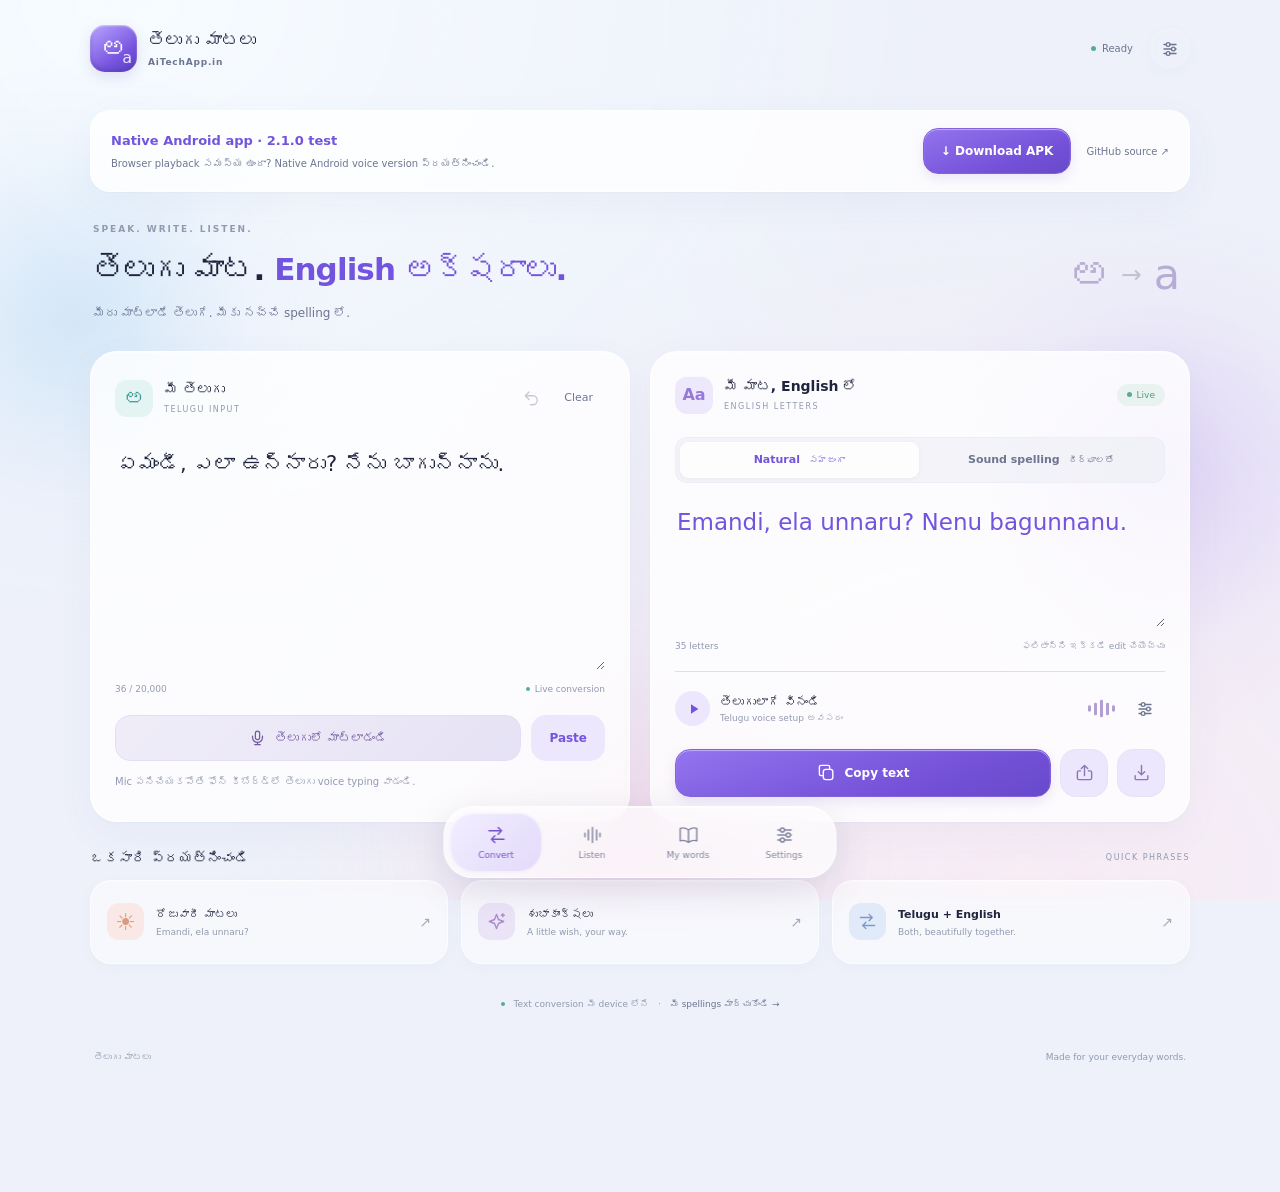
<file: web/index.html>
<!doctype html><html lang="te"><head>
<meta charset="utf-8"><meta name="viewport" content="width=device-width,initial-scale=1,viewport-fit=cover"><meta name="theme-color" content="#eef1fa"><meta name="description" content="తెలుగు మాటలు English అక్షరాల్లో. Speak, convert, copy and listen with Telugu voice playback."><meta name="apple-mobile-web-app-capable" content="yes"><meta name="apple-mobile-web-app-status-bar-style" content="default"><title>తెలుగు మాటలు · Speak. Write. Listen.</title><link rel="icon" href="icon.svg" type="image/svg+xml"><link rel="apple-touch-icon" href="icon-192.png"><link rel="manifest" href="manifest.webmanifest"><link rel="stylesheet" href="style.css?v=2.0.1"><script defer src="engine.js"></script><script defer src="reading.js"></script><script defer src="speech-session.js?v=2.0.1"></script><script defer src="app.js?v=2.0.1"></script></head>
<body><div class="ambient" aria-hidden="true"><i></i><i></i><i></i></div>
<svg class="svg-defs" xmlns="http://www.w3.org/2000/svg" aria-hidden="true"><defs>
<symbol id="i-mic" viewBox="0 0 24 24"><rect x="9" y="3" width="6" height="12" rx="3"/><path d="M5 10v2a7 7 0 0 0 14 0v-2M12 19v3M8 22h8"/></symbol>
<symbol id="i-copy" viewBox="0 0 24 24"><rect x="8" y="8" width="12" height="13" rx="3"/><path d="M16 8V5a2 2 0 0 0-2-2H5a2 2 0 0 0-2 2v9a2 2 0 0 0 2 2h3"/></symbol>
<symbol id="i-play" viewBox="0 0 24 24"><path d="m9 5 11 7-11 7Z"/></symbol>
<symbol id="i-pause" viewBox="0 0 24 24"><path d="M8 5v14M16 5v14"/></symbol>
<symbol id="i-stop" viewBox="0 0 24 24"><rect x="6" y="6" width="12" height="12" rx="3"/></symbol>
<symbol id="i-share" viewBox="0 0 24 24"><path d="M12 16V3m-4 4 4-4 4 4M7 10H5a2 2 0 0 0-2 2v7a2 2 0 0 0 2 2h14a2 2 0 0 0 2-2v-7a2 2 0 0 0-2-2h-2"/></symbol>
<symbol id="i-download" viewBox="0 0 24 24"><path d="M12 3v12m-4-4 4 4 4-4M4 16v4a1 1 0 0 0 1 1h14a1 1 0 0 0 1-1v-4"/></symbol>
<symbol id="i-wave" viewBox="0 0 24 24"><path d="M3 10v4M7 6v12M12 3v18M17 6v12M21 10v4"/></symbol>
<symbol id="i-sliders" viewBox="0 0 24 24"><path d="M4 6h3m5 0h8M4 12h10m5 0h1M4 18h3m5 0h8"/><circle cx="9.5" cy="6" r="2.5"/><circle cx="16.5" cy="12" r="2.5"/><circle cx="9.5" cy="18" r="2.5"/></symbol>
<symbol id="i-book" viewBox="0 0 24 24"><path d="M12 6v15M12 6C8 3 5 3 2 4v15c3-1 6-1 10 2 4-3 7-3 10-2V4c-3-1-6-1-10 2Z"/></symbol>
<symbol id="i-convert" viewBox="0 0 24 24"><path d="M3 7h15m-4-4 4 4-4 4M21 17H6m4-4-4 4 4 4"/></symbol>
<symbol id="i-sparkle" viewBox="0 0 24 24"><path d="m12 3 2.5 6.5L21 12l-6.5 2.5L12 21l-2.5-6.5L3 12l6.5-2.5ZM20 2v4m-2-2h4"/></symbol>
<symbol id="i-check" viewBox="0 0 24 24"><path d="m5 12 4 4L19 6"/></symbol>
<symbol id="i-undo" viewBox="0 0 24 24"><path d="m8 4-5 5 5 5M3 9h10a6 6 0 0 1 0 12h-3"/></symbol>
<symbol id="i-refresh" viewBox="0 0 24 24"><path d="M20 8a8 8 0 0 0-14-3L3 8m0-5v5h5M4 16a8 8 0 0 0 14 3l3-3m0 5v-5h-5"/></symbol>
</defs></svg>
<header class="topbar"><a href="./" class="brand" aria-label="తెలుగు మాటలు home"><span class="app-icon">అ<span>a</span></span><span>తెలుగు మాటలు<small>AiTechApp.in</small></span></a><div class="header-right"><span class="connection" id="connection"><i></i> Ready</span><button class="icon-button glass" data-view="settings" aria-label="Open settings"><svg><use href="#i-sliders"/></svg></button></div></header>
<main>
<aside class="android-download"><div><strong>Native Android app · 2.1.0 test</strong><p>Browser playback సమస్య ఉందా? Native Android voice version ప్రయత్నించండి.</p></div><a class="button primary" href="downloads/TeluguMatalu-2.1.0-test.apk" download>↓ Download APK</a><a class="native-source" href="https://github.com/createnandu-create/Aiide/tree/telugu-matalu-native" target="_blank" rel="noopener">GitHub source ↗</a></aside>
<section id="view-convert" class="view active" aria-labelledby="convert-title">
<div class="intro"><div><span class="eyebrow">SPEAK. WRITE. LISTEN.</span><h1 id="convert-title">తెలుగు మాట. <span>English అక్షరాలు.</span></h1><p>మీరు మాట్లాడే తెలుగే. మీకు నచ్చే spelling లో.</p></div><span class="intro-glyph" aria-hidden="true">అ<span>→</span>a</span></div>
<div class="workspace">
<section class="card input-card"><div class="card-heading"><span class="card-label"><span class="badge teal">అ</span><label for="source">మీ తెలుగు<small>TELUGU INPUT</small></label></span><div class="card-tools"><button class="icon-button" id="undo" aria-label="Undo clear" disabled><svg><use href="#i-undo"/></svg></button><button class="text-button" id="clear">Clear</button></div></div>
<textarea id="source" lang="te" spellcheck="false" maxlength="20000" placeholder="ఇక్కడ తెలుగులో రాయండి…" aria-describedby="sourceHelp">ఏమండీ, ఎలా ఉన్నారు? నేను బాగున్నాను.</textarea>
<div class="input-bottom"><span id="count" class="count"></span><span id="conversionState" class="conversion-state"><i></i> Live conversion</span></div>
<div class="input-actions"><button class="button mic-button" id="mic"><svg><use href="#i-mic"/></svg><span id="micLabel">తెలుగులో మాట్లాడండి</span><span class="mic-pulse" aria-hidden="true"></span></button><button class="button subtle" id="paste">Paste</button></div><p class="field-help" id="sourceHelp">Mic పనిచేయకపోతే ఫోన్ కీబోర్డ్‌లో తెలుగు voice typing వాడండి.</p></section>
<section class="card output-card"><div class="card-heading"><span class="card-label"><span class="badge violet">Aa</span><label for="result">మీ మాట, English లో<small>ENGLISH LETTERS</small></label></span><span class="status-pill"><i></i> Live</span></div>
<div class="segmented" role="group" aria-label="Spelling style"><button id="natural" aria-pressed="true" class="selected">Natural <small>సహజంగా</small></button><button id="sound" aria-pressed="false">Sound spelling <small>దీర్ఘాలతో</small></button></div>
<textarea id="result" lang="en" spellcheck="false" placeholder="Mee maata ikkada…" aria-describedby="resultHelp"></textarea><div class="output-meta"><span class="count" id="outputCount"></span><span id="resultHelp">ఫలితాన్ని ఇక్కడే edit చేయొచ్చు</span></div>
<div class="listen-strip"><button class="listen-main" id="listenQuick" aria-label="Listen in Telugu"><span class="play-orb"><svg><use href="#i-play"/></svg></span><span><strong>తెలుగులాగే వినండి</strong><small id="quickVoice">Checking Telugu voice…</small></span></button><div class="mini-wave" aria-hidden="true"><i></i><i></i><i></i><i></i><i></i></div><button class="icon-button" data-view="listen" aria-label="Open voice player"><svg><use href="#i-sliders"/></svg></button></div>
<div class="output-actions"><button class="button primary" id="copy"><svg><use href="#i-copy"/></svg><span>Copy text</span></button><button class="button round" id="share" aria-label="Share text"><svg><use href="#i-share"/></svg></button><button class="button round" id="download" aria-label="Download text"><svg><use href="#i-download"/></svg></button></div></section>
</div>
<section class="quick-section"><div class="section-caption"><h2>ఒకసారి ప్రయత్నించండి</h2><span>QUICK PHRASES</span></div><div class="phrase-grid"><button class="phrase-widget glass" data-example="ఏమండీ, ఎలా ఉన్నారు? భోజనం తిన్నారా?"><span class="phrase-icon coral">☀</span><span><strong>రోజువారీ మాటలు</strong><small>Emandi, ela unnaru?</small></span><span class="chevron">↗</span></button><button class="phrase-widget glass" data-example="అందరికీ నమస్కారం! పుట్టినరోజు శుభాకాంక్షలు."><span class="phrase-icon purple"><svg><use href="#i-sparkle"/></svg></span><span><strong>శుభాకాంక్షలు</strong><small>A little wish, your way.</small></span><span class="chevron">↗</span></button><button class="phrase-widget glass" data-example="రేపు meeting ఉంది. 10:30 కి call చేయండి 😊"><span class="phrase-icon blue"><svg><use href="#i-convert"/></svg></span><span><strong>Telugu + English</strong><small>Both, beautifully together.</small></span><span class="chevron">↗</span></button></div></section>
<div class="privacy-line"><span class="privacy-dot"></span> Text conversion మీ device లోనే <span>·</span><button data-view="words">మీ spellings మార్చుకోండి →</button></div>
</section>
<section id="view-listen" class="view" aria-labelledby="listen-title" hidden>
<div class="page-heading"><span class="eyebrow">A VOICE FOR YOUR WORDS</span><h1 id="listen-title">చదవండి. <span>వినండి.</span></h1><p>చదివే తెలుగుకు అనుగుణంగా English పదాలు వెలుగుతాయి.</p></div>
<div class="player-layout"><section class="card reader-card"><div class="reader-top"><span class="status-pill" id="playerStatus">Ready to listen</span><span id="highlightMode">Telugu pronunciation</span></div><div class="voice-orb" id="voiceOrb" aria-hidden="true"><div class="orb-core"></div><div class="orb-ring"></div><div class="orb-wave"><i></i><i></i><i></i><i></i><i></i><i></i><i></i></div></div><div id="karaoke" class="karaoke" aria-label="English letters reading view"></div><div class="progress-track"><span id="progress"></span></div><div class="player-controls"><button id="stop" class="button round" aria-label="Stop reading" disabled><svg><use href="#i-stop"/></svg></button><button id="play" class="button primary play-button"><svg><use href="#i-play"/></svg><span>వినండి</span></button><button id="restart" class="button round" aria-label="Read from beginning"><svg><use href="#i-refresh"/></svg></button></div><p class="reader-caption" id="readerCaption">మూల తెలుగు వాక్యం తెలుగు voice తో వినిపిస్తుంది.</p></section>
<aside class="card voice-settings"><div class="section-caption"><h2>Voice studio</h2><svg><use href="#i-wave"/></svg></div><label class="field-label" for="voice">తెలుగు voice</label><select id="voice" aria-describedby="voiceHelp"><option value="">Checking voices…</option></select><p class="field-help" id="voiceHelp"></p><div class="range-heading"><label for="rate">చదివే వేగం</label><output id="rateValue">0.95×</output></div><input id="rate" type="range" min="0.65" max="1.25" step="0.05" value="0.95"><div class="range-ends"><span>మెల్లగా</span><span>వేగంగా</span></div><button class="button subtle full-width" id="testVoice"><svg><use href="#i-play"/></svg> Test Telugu voice</button><p class="field-help" id="testVoiceStatus" role="status"></p><div id="speechError" class="speech-error" role="alert" hidden><strong id="speechErrorTitle"></strong><p id="speechErrorAdvice"></p><code id="speechErrorCode"></code></div><button class="button subtle full-width" id="refreshVoices"><svg><use href="#i-refresh"/></svg> Refresh voices</button><details class="voice-info"><summary>తెలుగు voice కనిపించకపోతే?</summary><p>Android Settings లో Text-to-speech లేదా Speech services కోసం వెతికి Telugu voice data ఎంచుకోండి. iPhone లో Accessibility → Read & Speak / Spoken Content → Voices లో Telugu అందుబాటులో ఉందో చూడండి. తర్వాత browser మళ్లీ తెరవండి.</p><p>లభించే voices, నాణ్యత device మీద ఆధారపడతాయి. కొన్ని voices కి internet అవసరం. అన్ని browsers పదం స్థాయి timing ఇవ్వవు; అలాంటప్పుడు చదివే వాక్యం హైలైట్ అవుతుంది.</p></details><p class="field-help voice-disclosure">Device speech voice • AI human voice హామీ కాదు. Voice provider text ని process చేయవచ్చు.</p></aside></div>
</section>
<section id="view-words" class="view" aria-labelledby="words-title" hidden><div class="page-heading"><span class="eyebrow">MAKE IT SOUND LIKE YOU</span><h1 id="words-title">మీ మాట. <span>మీ spelling.</span></h1><p>పేర్లు, ప్రాంతీయ మాటలు మీకు నచ్చినట్టు రాయండి.</p></div><div class="words-layout"><section class="card"><div class="section-caption"><h2>కొత్త spelling</h2><span class="widget-badge" id="wordTotal">0 saved</span></div><form id="wordForm"><label class="field-label" for="word">తెలుగు పదం</label><input id="word" placeholder="ఉదా: ఏమండీ" autocomplete="off" required maxlength="80"><span class="form-arrow">↓</span><label class="field-label" for="spelling">మీ English spelling</label><input id="spelling" placeholder="ఉదా: Emaandi" autocomplete="off" spellcheck="false" required maxlength="80"><button class="button primary full-width" type="submit"><svg><use href="#i-check"/></svg> Save spelling</button></form><p class="field-help">Save చేసిన spelling రెండు మోడ్‌లలోనూ వర్తిస్తుంది.</p></section><section class="card saved-card"><div class="section-caption"><h2>మీ dictionary</h2><svg><use href="#i-book"/></svg></div><div id="savedWords"></div><p id="storageNote" class="field-help">ఈ browser లోనే save అవుతాయి. ఇతర devices కి sync కావు.</p></section></div></section>
<section id="view-settings" class="view" aria-labelledby="settings-title" hidden><div class="page-heading"><span class="eyebrow">FEELS JUST RIGHT</span><h1 id="settings-title">మీలా <span>మార్చుకోండి.</span></h1><p>చూపు, స్పందన, శబ్దం — మీ ఇష్టం.</p></div><div class="settings-layout"><section class="card settings-card"><h2>Look & feel</h2><label class="setting-row"><span><strong>Appearance</strong><small>Light, dark లేదా device theme</small></span><select id="theme"><option value="system">System</option><option value="light">Light</option><option value="dark">Dark</option></select></label><label class="setting-row"><span><strong>Sound effects</strong><small>చిన్న tap & success tones</small></span><input type="checkbox" role="switch" id="soundEffects"></label><label class="setting-row"><span><strong>Touch feedback</strong><small id="hapticHelp">Supported devices లో చిన్న vibration</small></span><input type="checkbox" role="switch" id="haptics" checked></label><label class="setting-row"><span><strong>Motion effects</strong><small>Glass glow, waveform & transitions</small></span><input type="checkbox" role="switch" id="motion" checked></label><label class="setting-row"><span><strong>Capital first letter</strong><small>వాక్యం మొదట పెద్ద అక్షరం</small></span><input type="checkbox" role="switch" id="capital" checked></label></section><section class="card settings-card"><h2>Use it your way</h2><button class="setting-row row-button" id="install"><span><strong>Home Screen కి జోడించండి</strong><small>App లాగా త్వరగా తెరవండి</small></span><span>↗</span></button><div class="setting-row"><span><strong>Version 2.0.1</strong><small>Telugu → English letters · Voice & glass</small></span><span class="version-icon">అa</span></div><details class="about"><summary>ఈ టూల్ గురించి</summary><p>సొంత అక్షర నియమాలు + సాధారణ పదాల spellings తో పనిచేస్తుంది. AI model జోడించలేదు. కొత్త పేర్లు, ప్రాంతీయ ఉచ్చారణలను edit చేయవచ్చు. ఇది శాస్త్రీయ, తిరిగి అదే తెలుగు వచ్చే romanization విధానం కాదు.</p><p>Text conversion మీ device లోనే. Mic ఉపయోగిస్తే browser speech service కి audio వెళ్లవచ్చు. Voice playback కూడా మీ speech provider మీద ఆధారపడుతుంది. Share నొక్కితే మీరు ఎంచుకున్న app కి ఫలితం వెళ్తుంది. మీ input ని ఈ టూల్ server కి పంపదు లేదా automatic గా save చేయదు.</p><p>Sound spelling దీర్ఘాలకు aa / ee / oo వాడుతుంది. English text, emojis, line breaks అలాగే ఉంటాయి. Output edit చేసినా వినిపించేది మూల Telugu input; spelling మార్చితే ఉచ్చారణ మార్చము.</p></details><button class="button subtle full-width" id="updateApp"><svg><use href="#i-refresh"/></svg> Check for update</button><p class="field-help" id="installHelp"></p></section></div></section>
<footer>తెలుగు మాటలు <span>Made for your everyday words.</span></footer>
</main>
<nav class="dock glass" aria-label="Main navigation"><button data-view="convert" class="active" aria-current="page"><svg><use href="#i-convert"/></svg><span>Convert</span></button><button data-view="listen"><svg><use href="#i-wave"/></svg><span>Listen</span></button><button data-view="words"><svg><use href="#i-book"/></svg><span>My words</span></button><button data-view="settings"><svg><use href="#i-sliders"/></svg><span>Settings</span></button></nav>
<div id="toast" role="status" aria-live="polite"><span class="toast-icon"><svg><use href="#i-check"/></svg></span><span id="toastText"></span></div>
</body></html>
</file>
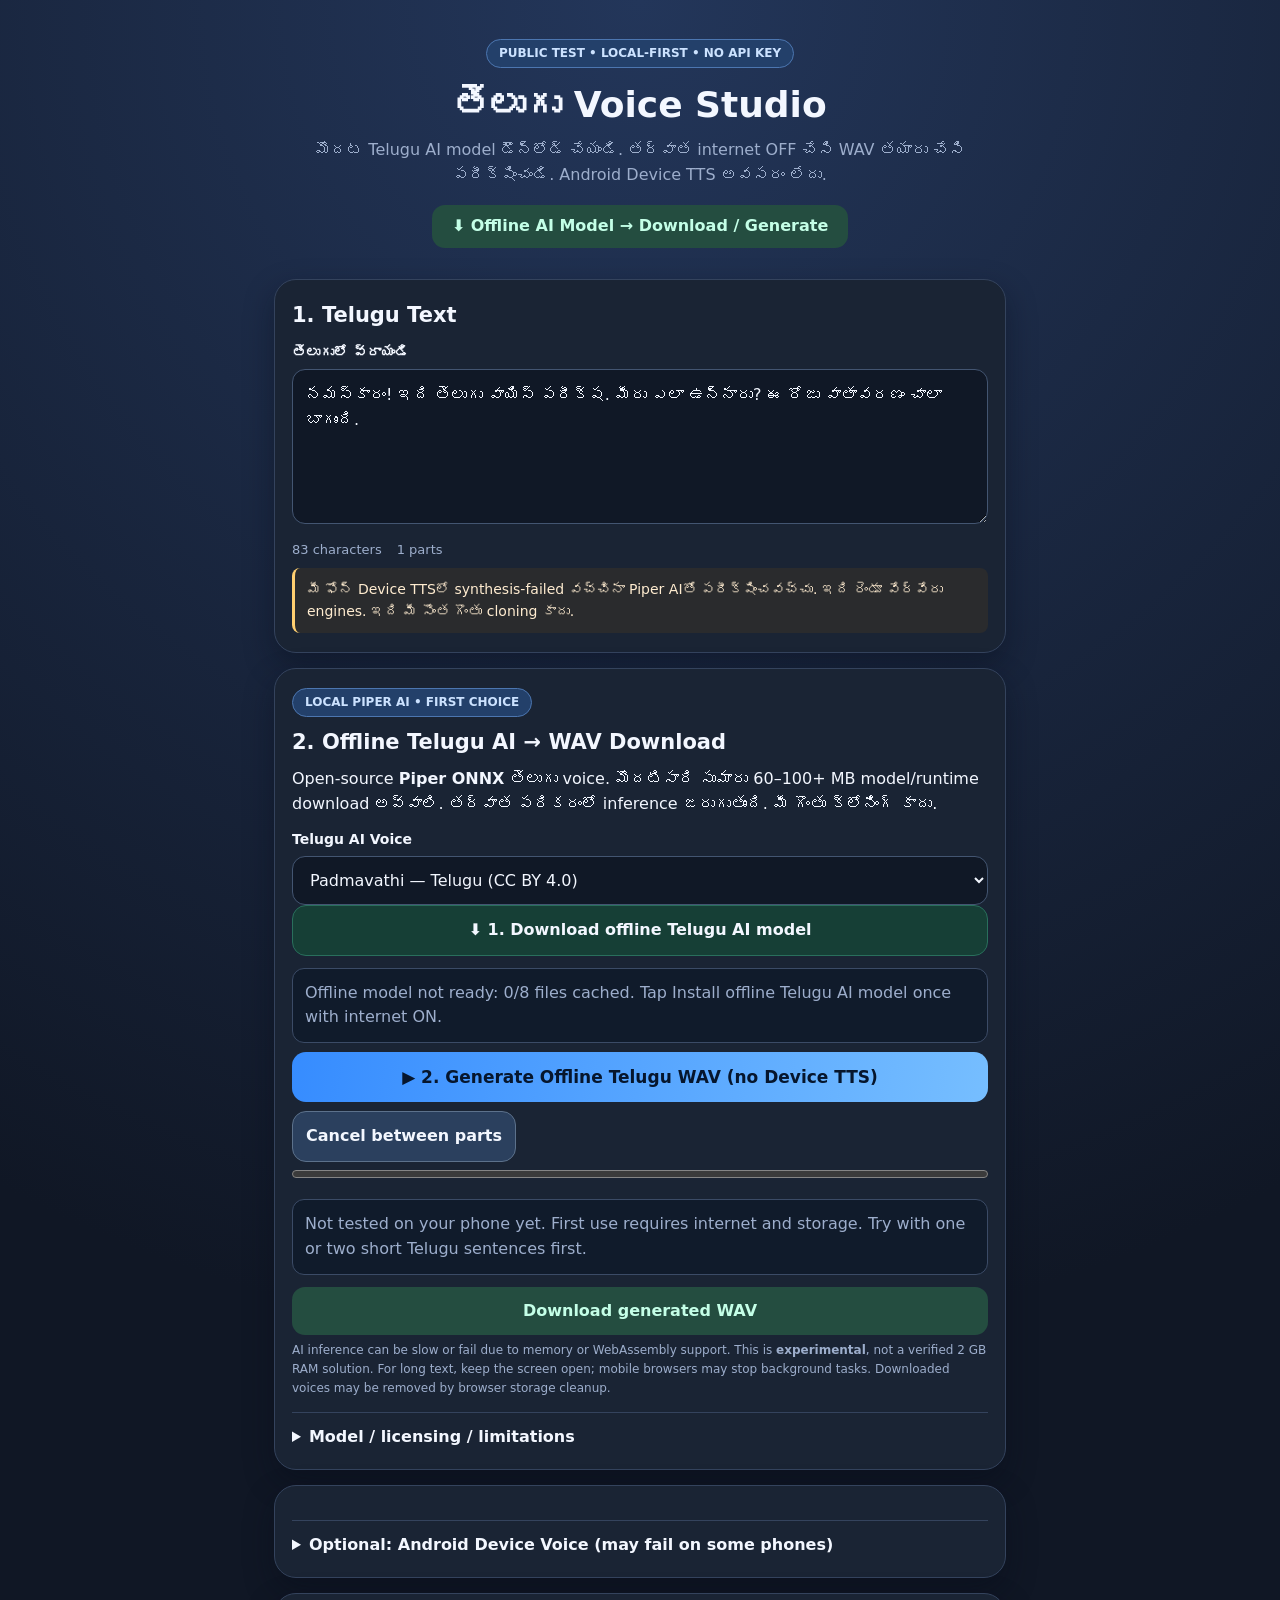
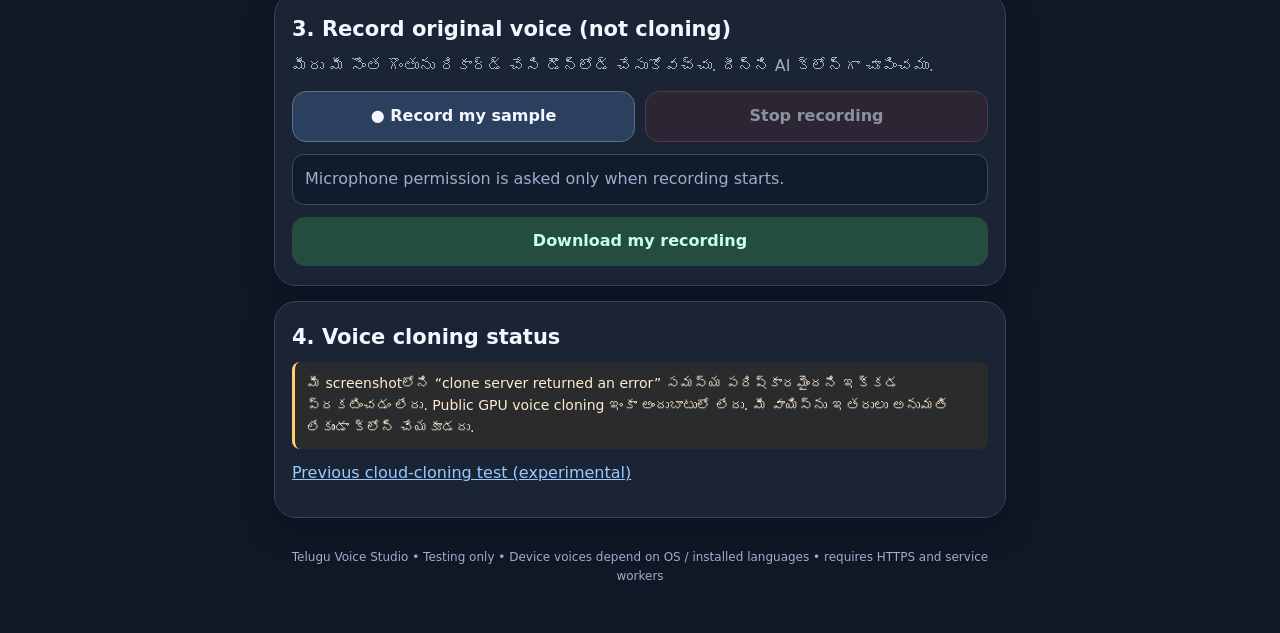
<file: voice-testing/offline.html>
<!doctype html>
<html lang="te">
<head>
<meta charset="utf-8"><meta name="viewport" content="width=device-width, initial-scale=1, viewport-fit=cover">
<meta name="theme-color" content="#101725"><meta name="description" content="Telugu speech on your own phone. Optional experimental local Piper AI WAV synthesis. No API key.">
<title>Telugu Voice Studio — Local AI Test</title>
<link rel="manifest" href="./manifest.webmanifest">
<style>
:root{color-scheme:dark;--bg:#101725;--pane:#1a2434;--text:#f3f7ff;--dim:#9daecc;--line:#34435d;--blue:#61a9ff;--green:#92e0b4;--red:#ff9999}
*{box-sizing:border-box}body{margin:0;font:16px/1.55 system-ui,"Noto Sans Telugu",sans-serif;background:radial-gradient(circle at top,#23365a,var(--bg) 58%);color:var(--text)}
main{width:min(760px,100%);padding:18px 14px 48px;margin:auto}
header{text-align:center;padding:21px 4px 16px}h1{font-size:clamp(26px,5vw,36px);margin:0;font-weight:800}h2{font-size:21px;margin:0 0 9px}p{margin:6px 0 12px}.sub{color:var(--dim)}
.pill{display:inline-block;border:1px solid #4c76b0;background:#23406a;padding:4px 12px;border-radius:22px;font-size:12px;font-weight:700;color:#cce2ff;margin-bottom:9px}
.card{border:1px solid var(--line);background:var(--pane);border-radius:22px;padding:19px 17px;margin:15px 0;box-shadow:0 12px 30px #080d1966}
.note{background:#2a2b2d;border-left:3px solid #ffcf70;padding:11px 12px;border-radius:8px;color:#ffecd0;font-size:14px}
textarea,select,input[type=number],input[type=range]{width:100%;font:inherit}
textarea,select{border:1px solid #435571;border-radius:13px;background:#101826;color:var(--text);padding:13px;outline-offset:3px}
textarea{min-height:155px;resize:vertical}textarea:focus,select:focus{border-color:var(--blue)}
label{display:block;font-weight:700;margin:11px 0 5px;font-size:14px}
.grid{display:grid;grid-template-columns:1fr 1fr;gap:10px}.stats{display:flex;gap:15px;color:var(--dim);font-size:13px;margin:8px 0}
button,a.action{font:inherit;font-weight:750;cursor:pointer;border:1px solid #5c718b;border-radius:14px;padding:12px 13px;background:#2b405e;color:#f3f7ff;text-align:center}
button:disabled{opacity:.52;cursor:not-allowed}button.primary{background:linear-gradient(100deg,#368cff,#76beff);border:0;color:#06162d;width:100%;font-size:17px;margin:9px 0}
button.secondary{background:#163f36;border-color:#296f5c}button.danger{background:#3d2934;border-color:#795061}
.actions{display:grid;grid-template-columns:repeat(3,1fr);gap:8px;margin:8px 0}
.status{padding:12px;background:#101b2b;border:1px solid #3b4b66;border-radius:12px;color:var(--dim);white-space:pre-wrap;overflow-wrap:anywhere;margin-top:12px}
.status.error{border-color:#b65e6a;color:var(--red)}.status.ok{border-color:#459373;color:var(--green)}
small,.mini{font-size:12px;color:var(--dim)}a{color:#98caff}.dl{display:block;margin-top:12px;text-align:center;font-weight:800;border-radius:13px;background:#244d40;color:#c4ffe7;padding:12px;text-decoration:none}audio{width:100%;margin-top:11px}details{border-top:1px solid #34435d;margin-top:15px;padding-top:12px}summary{cursor:pointer;font-weight:700}
.progress{width:100%}footer{padding-top:15px;text-align:center;color:var(--dim);font-size:12px}
@media(max-width:380px){.actions{grid-template-columns:1fr}.grid{grid-template-columns:1fr}}
</style>
</head>
<body><main>
<header><div class="pill">PUBLIC TEST • LOCAL-FIRST • NO API KEY</div><h1>తెలుగు Voice Studio</h1><p class="sub">మొదట Telugu AI model డౌన్‌లోడ్ చేయండి. తర్వాత internet OFF చేసి WAV తయారు చేసి పరీక్షించండి. Android Device TTS అవసరం లేదు.</p><div style="display:flex;justify-content:center"><a class="dl" href="#offline-ai" style="display:inline-block;padding:9px 20px;margin:5px 0 0">⬇ Offline AI Model → Download / Generate</a></div></header>
<section class="card">
<h2>1. Telugu Text</h2>
<label for="text">తెలుగులో వ్రాయండి</label>
<textarea id="text" spellcheck="false" placeholder="నమస్కారం! తెలుగు వాయిస్ పరీక్షకు స్వాగతం.">నమస్కారం! ఇది తెలుగు వాయిస్ పరీక్ష. మీరు ఎలా ఉన్నారు? ఈ రోజు వాతావరణం చాలా బాగుంది.</textarea>
<div class="stats"><span id="chars">0 characters</span><span id="pieces">0 parts</span></div>
<div class="note">మీ ఫోన్ Device TTSలో synthesis-failed వచ్చినా Piper AIతో పరీక్షించవచ్చు. ఇది రెండూ వేర్వేరు engines. ఇది మీ సొంత గొంతు cloning కాదు.</div>
</section>
<section class="card" id="offline-ai">
<div class="pill">LOCAL PIPER AI • FIRST CHOICE</div>
<h2>2. Offline Telugu AI → WAV Download</h2>
<p>Open-source <strong>Piper ONNX</strong> తెలుగు voice. మొదటిసారి సుమారు 60–100+ MB model/runtime download అవ్వాలి. తర్వాత పరికరంలో inference జరుగుతుంది. మీ గొంతు క్లోనింగ్ కాదు.</p>
<label for="model">Telugu AI Voice</label>
<select id="model">
<option value="padmavathi">Padmavathi — Telugu (CC BY 4.0)</option>
<option value="maya">Maya — Telugu (check individual dataset terms)</option>
</select>
<button id="aiInstall" class="secondary" type="button" style="width:100%">⬇ 1. Install offline Telugu AI model (first time online)</button>
<div id="installStatus" class="status" role="status">Checking whether Telugu AI model is already installed…</div>
<button id="aiMake" class="primary" type="button">▶ 2. Generate Offline Telugu WAV (no Device TTS)</button>
<button id="aiCancel" type="button">Cancel between parts</button>
<progress id="aiProgress" class="progress" value="0" max="100"></progress>
<div id="aiStatus" class="status" role="status">Not tested on your phone yet. First use requires internet and storage. Try with one or two short Telugu sentences first.</div>
<audio id="aiAudio" controls hidden></audio>
<a id="aiDownload" class="dl" download="telugu-local-ai.wav" hidden>Download generated WAV</a>
<p class="mini">AI inference can be slow or fail due to memory or WebAssembly support. This is <strong>experimental</strong>, not a verified 2 GB RAM solution. For long text, keep the screen open; mobile browsers may stop background tasks. Downloaded voices may be removed by browser storage cleanup.</p>
<details><summary>Model / licensing / limitations</summary>
<p class="mini">Padmavathi model: <a href="https://huggingface.co/rhasspy/piper-voices/tree/main/te/te_IN/padmavathi/medium" target="_blank" rel="noopener">rhasspy/piper-voices</a>; its dataset is CC BY 4.0. Inference depends on third-party Piper ONNX, espeak-ng WASM and onnxruntime-web. The model files are streamed to your browser; some hosts may not proxy model downloads, so cross-origin restrictions can prevent installation. Offline generation must be tested on your phone. Use only voices you are entitled to use.</p></details>
</section>
<section class="card">
<details><summary>Optional: Android Device Voice (may fail on some phones)</summary>
<h2>Android Device Voice — Basic Test</h2>
<p class="sub">AI server అవసరం లేకుండా browser మాట్లాడే విధానం. WAV/MP3 export ఈ modeలో ఉండదు.</p>
<label for="voices">ఫోన్‌లో అందుబాటులో ఉన్న Voice</label>
<select id="voices"><option value="">Detecting voices...</option></select>
<div class="grid">
<div><label for="rate">Speed <span id="rateVal">1.0×</span></label><input id="rate" type="range" min="0.7" max="1.4" value="1" step="0.1"></div>
<div><label for="pitch">Pitch <span id="pitchVal">1.0</span></label><input id="pitch" type="range" min="0.7" max="1.3" value="1" step="0.1"></div>
</div>
<button id="devicePlay" class="primary" type="button">▶ Read Telugu on my phone</button>
<div class="actions"><button id="pause" type="button">Pause</button><button id="resume" type="button">Resume</button><button id="stop" class="danger" type="button">Stop</button></div>
<div class="status" id="deviceStatus" role="status">Checking browser speech support...</div>
</details>
</section>
<section class="card">
<h2>3. Record original voice (not cloning)</h2>
<p class="sub">మీరు మీ సొంత గొంతును రికార్డ్ చేసి డౌన్‌లోడ్ చేసుకోవచ్చు. దీన్ని AI క్లోన్‌గా చూపించము.</p>
<div class="grid"><button id="recStart" type="button">● Record my sample</button><button id="recStop" class="danger" type="button" disabled>Stop recording</button></div>
<div id="recStatus" class="status">Microphone permission is asked only when recording starts.</div>
<audio id="recAudio" controls hidden></audio><a id="recDownload" class="dl" hidden>Download my recording</a>
</section>
<section class="card"><h2>4. Voice cloning status</h2>
<p class="note">మీ screenshotలోని “clone server returned an error” సమస్య పరిష్కారమైందని ఇక్కడ ప్రకటించడం లేదు. Public GPU voice cloning ఇంకా అందుబాటులో లేదు. మీ వాయిస్‌ను ఇతరులు అనుమతి లేకుండా క్లోన్ చేయకూడదు.</p>
<p><a href="./online.html">Previous cloud-cloning test (experimental)</a></p>
</section>
<footer>Telugu Voice Studio • Testing only • Device voices depend on OS / installed languages • <span id="swStatus">Offline page cache: checking</span></footer>
</main>
<script>
(function(){
"use strict";
const $=id=>document.getElementById(id), synth=window.speechSynthesis;
let allVoices=[],running=false,runId=0,queue=[],idx=0,recording=null,stream=null,recChunks=[],aiCancelled=false,aiEngine=null,aiName="",aiUrl="",recUrl="";
const set=(id,s,kind)=>{const e=$(id);e.textContent=s;e.className="status"+(kind?" "+kind:"")};
const text=()=>$("text").value.trim();
function splitText(value,limit){
 const parts=[],sentences=value.replace(/\r/g,"").split(/(?<=[.!?।॥\n])\s*/u).filter(Boolean);
 let current="";
 for(let sentence of sentences){
  while(sentence.length>limit){let cut=sentence.lastIndexOf(" ",limit);if(cut<limit/3)cut=limit;const part=sentence.slice(0,cut).trim();if(current){parts.push(current);current=""}if(part)parts.push(part);sentence=sentence.slice(cut).trim()}
  if(!sentence)continue;
  if((current+" "+sentence).trim().length>limit){if(current)parts.push(current);current=sentence}else current=(current+" "+sentence).trim();
 }
 if(current)parts.push(current);
 return parts.filter(Boolean);
}
function updateStats(){$("chars").textContent=text().length+" characters";$("pieces").textContent=splitText(text(),155).length+" parts"}
$("text").addEventListener("input",updateStats);updateStats();
function findVoices(){
 if(!synth){set("deviceStatus","Web Speech synthesis is unavailable in this browser.","error");$("devicePlay").disabled=true;return}
 allVoices=synth.getVoices();
 const v=$("voices"),previous=v.value;v.innerHTML="";
 const tel=allVoices.filter(x=>(x.lang||"").toLowerCase().startsWith("te"));
 const choices=tel.length?tel:allVoices;
 if(!choices.length)v.add(new Option("Use phone default (Telugu support unverified)",""));
 else choices.forEach(x=>v.add(new Option(x.name+" — "+x.lang+(x.localService?" (local)":" (may need internet)"),x.voiceURI)));
 if([...v.options].some(x=>x.value===previous))v.value=previous;
 if(tel.length)set("deviceStatus",tel.length+" Telugu voice(s) found. Test internet off to verify genuine offline support.","ok");
 else set("deviceStatus","No Telugu voice was reported by the browser. You may try phone default; if Telugu isn't spoken correctly, install an offline Telugu TTS voice in Android Text-to-speech settings.");
}
if(synth){findVoices();synth.addEventListener?.("voiceschanged",findVoices);setTimeout(findVoices,800);setTimeout(findVoices,2000)}
$("rate").oninput=()=>{$("rateVal").textContent=Number($("rate").value).toFixed(1)+"×"};
$("pitch").oninput=()=>{$("pitchVal").textContent=Number($("pitch").value).toFixed(1)};
function speakNext(id){
 if(id!==runId)return;
 if(idx>=queue.length){running=false;set("deviceStatus","Finished reading "+queue.length+" parts.","ok");return}
 const msg=new SpeechSynthesisUtterance(queue[idx]);msg.lang="te-IN";
 const chosen=allVoices.find(x=>x.voiceURI===$("voices").value);
 if(chosen)msg.voice=chosen;
 msg.rate=Number($("rate").value);msg.pitch=Number($("pitch").value);
 msg.onend=()=>{if(id!==runId)return;idx++;speakNext(id)};
 msg.onerror=e=>{if(id!==runId)return;running=false;set("deviceStatus","Device TTS stopped: "+(e.error||"unknown")+" . Check Telugu language data and offline voice settings.","error")};
 set("deviceStatus","Reading part "+(idx+1)+" / "+queue.length+" via device TTS.");
 synth.speak(msg);
}
$("devicePlay").onclick=()=>{
 if(!synth)return;if(!text()){set("deviceStatus","Enter text first.","error");return}
 ++runId;synth.cancel();queue=splitText(text(),145);idx=0;running=true;speakNext(runId)
};
$("pause").onclick=()=>{if(synth&&running){synth.pause();set("deviceStatus","Paused.")}};
$("resume").onclick=()=>{if(synth){synth.resume();set("deviceStatus","Resumed.")}};
$("stop").onclick=()=>{++runId;running=false;synth?.cancel();set("deviceStatus","Stopped.")};
const CDN="https://cdn.jsdelivr.net/gh/piper-tts/piper-tts.github.io@main/";
const MODEL=location.hostname.endsWith(".workers.dev")?"/models/":"https://huggingface.co/rhasspy/piper-voices/resolve/main/te/te_IN/";
let phModule=null,phOutput=[],cachedEngine=null,phonemizerPromise=null;
const OFFLINE_CACHE="telugu-voice-local-v1";
function offlineAssets(name){
  const base=name==="maya"?"maya/medium/te_IN-maya-medium":"padmavathi/medium/te_IN-padmavathi-medium";
  return [
    CDN+"vendor/ort/ort.wasm.min.js",
    CDN+"vendor/ort/ort-wasm-simd.wasm",
    CDN+"vendor/ort/ort-wasm.wasm",
    CDN+"vendor/phonemize/piper_phonemize.js",
    CDN+"vendor/phonemize/piper_phonemize.wasm",
    CDN+"vendor/phonemize/piper_phonemize.data",
    MODEL+base+".onnx.json",MODEL+base+".onnx"
  ];
}
async function savedOrNetwork(url){
  try{const c=await caches.open(OFFLINE_CACHE);const hit=await c.match(url);if(hit)return hit;}catch(e){}
  return fetch(url);
}
async function checkOfflineInstall(){
  try{
    const c=await caches.open(OFFLINE_CACHE),assets=offlineAssets($("model").value);
    const present=await Promise.all(assets.map(url=>c.match(url)));
    const count=present.filter(Boolean).length;
    if(count===assets.length){
      $("installStatus").textContent="✓ Telugu AI MODEL INSTALLED ("+count+"/"+assets.length+" files cached). You can turn off internet and tap Generate Offline Telugu WAV. Mobile browsers may clear cache later.";
      $("aiInstall").textContent="✓ AI model installed — reinstall/check";
    }else{
      $("installStatus").textContent="Offline model not ready: "+count+"/"+assets.length+" files cached. Tap Install offline Telugu AI model once with internet ON.";
      $("aiInstall").textContent="⬇ 1. Download offline Telugu AI model";
    }
  }catch(e){
    $("installStatus").textContent="Cannot check model cache: "+e.message+". Use Chrome and permit storage.";
  }
}
$("model").addEventListener("change",checkOfflineInstall);
checkOfflineInstall();
$("aiInstall").onclick=async()=>{
  const b=$("aiInstall");b.disabled=true;
  try{
    if(!navigator.onLine)throw Error("Connect to the internet for the first download");
    if(!("caches" in window)||!("serviceWorker" in navigator))throw Error("Offline cache unavailable. Use Chrome over HTTPS.");
    await navigator.serviceWorker.ready;
    if(navigator.storage?.persist)try{await navigator.storage.persist()}catch(e){}
    const c=await caches.open(OFFLINE_CACHE), assets=offlineAssets($("model").value);
    for(let i=0;i<assets.length;i++){
      const url=assets[i];
      $("installStatus").textContent="Downloading "+(i+1)+"/"+assets.length+": "+(url.endsWith(".onnx")?"Telugu model ~63.5 MB":url.split("/").pop());
      if(await c.match(url))continue;
      const res=await fetch(url);
      if(!res.ok)throw Error("HTTP "+res.status+" from "+url);
      await c.put(url,res.clone());
    }
    await checkOfflineInstall();
    $("installStatus").textContent="✓ MODEL DOWNLOADED. Reload once, turn off mobile data/Wi-Fi, then Generate Offline Telugu WAV. Storage cleanup may erase cached files.";
  }catch(err){
    $("installStatus").textContent="Download failed — offline mode NOT installed: "+(err?.message||String(err))+". Retry when online.";
  }finally{b.disabled=false;}
};
function script(url){return new Promise((resolve,reject)=>{const s=document.createElement("script");s.src=url;s.onload=resolve;s.onerror=()=>reject(Error("Could not load: "+url));document.head.appendChild(s)})}
async function libs(){
 if(window.ort&&window.createPiperPhonemize)return;
 set("aiStatus","Downloading speech runtime: ONNX and Telugu phonemizer (first use requires internet).");
 await script(CDN+"vendor/ort/ort.wasm.min.js");await script(CDN+"vendor/phonemize/piper_phonemize.js");
 window.ort.env.wasm.wasmPaths=CDN+"vendor/ort/";window.ort.env.wasm.numThreads=1;
}
async function phonemizer(){
 if(phonemizerPromise)return phonemizerPromise;
 phonemizerPromise=window.createPiperPhonemize({
  locateFile:name=>CDN+"vendor/phonemize/"+name,
  print:line=>{try{phOutput.push(JSON.parse(line))}catch{}},
  printErr:line=>console.warn("Phonemizer:",line)
 });
 return phonemizerPromise;
}
async function engine(name){
 if(aiEngine&&aiName===name)return aiEngine;
 const base=name==="maya"?"maya/medium/te_IN-maya-medium":"padmavathi/medium/te_IN-padmavathi-medium";
 const path=MODEL+base;set("aiStatus","Downloading Telugu "+name+" model (~63 MB). Do not close the page.");
 const [r,c]=await Promise.all([savedOrNetwork(path+".onnx"),savedOrNetwork(path+".onnx.json")]);
 if(!r.ok||!c.ok)throw Error("Piper model download failed: "+r.status+" / "+c.status);
 const [buf,cfg]=await Promise.all([r.arrayBuffer(),c.json()]);
 const session=await window.ort.InferenceSession.create(new Uint8Array(buf),{executionProviders:["wasm"]});
 if(aiEngine){try{await aiEngine.session.release()}catch{}}
 aiName=name;aiEngine={session,cfg,rate:cfg.audio?.sample_rate||22050};return aiEngine;
}
async function inferSpeech(chunk,e){
 const mod=await phonemizer();phOutput=[];
 const rc=mod.callMain(["--espeak_data","/espeak-ng-data","--language",e.cfg.espeak?.voice||"te","--input",JSON.stringify([{text:chunk}])]);
 if(rc!==0||!phOutput.length||!phOutput[0].phoneme_ids)throw Error("Telugu phonemizer did not return phoneme IDs.");
 const ids=phOutput[0].phoneme_ids;
 if(!ids.length)throw Error("No phonemes for this text.");
 const feed={
  input:new window.ort.Tensor("int64",BigInt64Array.from(ids.map(BigInt)),[1,ids.length]),
  input_lengths:new window.ort.Tensor("int64",BigInt64Array.from([BigInt(ids.length)]),[1]),
  scales:new window.ort.Tensor("float32",new Float32Array([0.667,1,0.8]),[3])
 };
 const result=await e.session.run(feed);const key=Object.keys(result)[0];return result.output?.data||result[key].data;
}
function wavHeader(samples,rate){
 const b=new ArrayBuffer(44),v=new DataView(b),w=(p,s)=>{for(let j=0;j<s.length;j++)v.setUint8(p+j,s.charCodeAt(j))};
 w(0,"RIFF");v.setUint32(4,36+samples*2,true);w(8,"WAVE");w(12,"fmt ");
 v.setUint32(16,16,true);v.setUint16(20,1,true);v.setUint16(22,1,true);
 v.setUint32(24,rate,true);v.setUint32(28,rate*2,true);v.setUint16(32,2,true);v.setUint16(34,16,true);
 w(36,"data");v.setUint32(40,samples*2,true);return b;
}
function toPcm(samples){const b=new ArrayBuffer(samples.length*2),v=new DataView(b);for(let i=0;i<samples.length;i++)v.setInt16(i*2,Math.max(-1,Math.min(1,samples[i]))*32767,true);return b}
$("aiCancel").onclick=()=>{aiCancelled=true;set("aiStatus","Cancel requested. The current chunk may finish first.")};
$("aiMake").onclick=async()=>{
 if(!text()){set("aiStatus","Enter Telugu text first.","error");return}
 if(text().length>18000){set("aiStatus","Very long input. Split into smaller scripts (up to 18,000 characters each) to avoid phone memory issues.","error");return}
 aiCancelled=false;$("aiMake").disabled=true;$("aiAudio").hidden=true;$("aiDownload").hidden=true;$("aiProgress").value=0;
 try{
  if("serviceWorker" in navigator)await navigator.serviceWorker.ready;
  await libs();const e=await engine($("model").value);await phonemizer();
  const parts=splitText(text(),125),pcmParts=[];let total=0;
  for(let i=0;i<parts.length;i++){
   if(aiCancelled)throw Error("Cancelled between parts; no incomplete WAV was exported.");
   set("aiStatus","Local AI inference: "+(i+1)+"/"+parts.length+" parts. Keep screen awake. Audio remains on this device.");
   const samples=await inferSpeech(parts[i],e);pcmParts.push(toPcm(samples));total+=samples.length;
   if(i!==parts.length-1){pcmParts.push(new Uint8Array(Math.round(e.rate*.16)*2));total+=Math.round(e.rate*.16)}
   $("aiProgress").value=Math.round(100*(i+1)/parts.length);
   await new Promise(r=>setTimeout(r,20));
  }
  const blob=new Blob([wavHeader(total,e.rate),...pcmParts],{type:"audio/wav"});
  if(aiUrl)URL.revokeObjectURL(aiUrl);aiUrl=URL.createObjectURL(blob);
  $("aiAudio").src=aiUrl;$("aiAudio").hidden=false;$("aiDownload").href=aiUrl;$("aiDownload").hidden=false;
  set("aiStatus","Generated locally: "+Math.round(total/e.rate)+" seconds, WAV "+(blob.size/1048576).toFixed(1)+" MB. Play or download below.","ok");
 }catch(err){set("aiStatus","AI generation failed: "+(err?.message||String(err))+"\nTry Device Voice above, or check network/storage/phone RAM.","error")}
 finally{$("aiMake").disabled=false}
};
$("recStart").onclick=async()=>{
 if(!navigator.mediaDevices?.getUserMedia){set("recStatus","Microphone recording unavailable. HTTPS browser required.","error");return}
 try{
  stream=await navigator.mediaDevices.getUserMedia({audio:{echoCancellation:true,noiseSuppression:true}});
  recChunks=[];recording=new MediaRecorder(stream);recording.ondataavailable=e=>{if(e.data.size)recChunks.push(e.data)};
  recording.onstop=()=>{
   const blob=new Blob(recChunks,{type:recording.mimeType||"audio/webm"});
   if(recUrl)URL.revokeObjectURL(recUrl);recUrl=URL.createObjectURL(blob);
   $("recAudio").src=recUrl;$("recAudio").hidden=false;
   $("recDownload").href=recUrl;$("recDownload").download="my-original-voice."+(blob.type.includes("mp4")?"m4a":"webm");$("recDownload").hidden=false;
   set("recStatus","Saved YOUR ORIGINAL recording. This is not cloned audio.","ok");
   stream?.getTracks().forEach(t=>t.stop());$("recStart").disabled=false;$("recStop").disabled=true;
  };
  recording.start();$("recStart").disabled=true;$("recStop").disabled=false;
  set("recStatus","Recording your microphone locally. Tap Stop to finish.");
 }catch(err){set("recStatus","Cannot record: "+(err?.message||String(err)),"error")}
};
$("recStop").onclick=()=>{if(recording?.state==="recording")recording.stop()};
if("serviceWorker" in navigator&&location.protocol==="https:"){
 navigator.serviceWorker.register("./sw.js").then(()=>{ $("swStatus").textContent="page cache enabled (model cache depends on storage and download)" }).catch(e=>{$("swStatus").textContent="cache unavailable: "+e.message});
}else $("swStatus").textContent="requires HTTPS and service workers";
})();
</script>
</body></html>
</file>
<file: web/style.css>
:root{color-scheme:light;--bg:#eef1fa;--ink:#20253e;--muted:#6d7590;--faint:#929ab0;--card:#ffffffc9;--glass:#ffffff7a;--line:#ffffffb3;--separator:#d9dfed;--purple:#7354de;--purple-light:#ece7fc;--teal:#178e8c;--input:#ffffff85;--shadow:0 12px 38px #5662990d,0 1px 3px #55629408;--dock:#ffffffa8;font-family:-apple-system,BlinkMacSystemFont,"Segoe UI",system-ui,sans-serif;background:var(--bg);color:var(--ink);font-synthesis:none}*{box-sizing:border-box}body{margin:0;min-height:100dvh;overflow-x:hidden}button,input,textarea,select{font:inherit}button{cursor:pointer;-webkit-tap-highlight-color:transparent;touch-action:manipulation}button:disabled{opacity:.38;cursor:default}a{color:inherit}button,a,summary,input,textarea,select{outline-offset:4px}button:focus-visible,a:focus-visible,summary:focus-visible{outline:3px solid #9377f2}input:focus-visible,textarea:focus-visible,select:focus-visible{outline:2px solid #a48be9}button{transition:transform .18s,background .18s,box-shadow .18s}button:not(:disabled):active{transform:scale(.96)}svg{width:21px;height:21px;fill:none;stroke:currentColor;stroke-width:1.75;stroke-linecap:round;stroke-linejoin:round;flex-shrink:0}.svg-defs{position:absolute;width:0;height:0;overflow:hidden}.ambient{position:fixed;inset:0;z-index:-1;overflow:hidden;pointer-events:none;background:radial-gradient(ellipse at 10% 0%,#f6fbff 0,transparent 50%),radial-gradient(ellipse at 80% 100%,#f7ebf4 0,transparent 55%)}.ambient i{position:absolute;border-radius:50%;width:550px;height:550px;opacity:.47;background:radial-gradient(circle,#b1d5f1 0%,#bdd9f532 45%,transparent 68%);left:-200px;top:5%;animation:float 22s ease-in-out infinite alternate}.ambient i:nth-child(2){background:radial-gradient(circle,#c9b6f3 0%,#d5c5f438 45%,transparent 68%);left:auto;right:-160px;top:22%;animation-delay:-7s}.ambient i:nth-child(3){width:600px;height:600px;background:radial-gradient(circle,#f0c5dd 0%,#f0c5dd25 45%,transparent 68%);left:25%;top:60%;animation-delay:-13s}.topbar{max-width:1160px;margin:auto;padding:25px 30px 20px;display:flex;align-items:center;justify-content:space-between}.brand{display:flex;gap:11px;align-items:center;text-decoration:none;font-size:17px;font-weight:700;line-height:1.4}.brand small{font-size:9px;display:block;color:var(--muted);font-weight:550;letter-spacing:.8px;margin-top:3px}.app-icon{display:flex;align-items:center;justify-content:center;position:relative;width:47px;height:47px;border-radius:15px;background:linear-gradient(145deg,#b8a5ff,#7855df 65%,#5a3fc5);box-shadow:inset 0 1px 2px #fff9,inset 0 -2px 4px #533aa899,0 5px 13px #7856c32b;color:white;font-size:26px;font-weight:500}.app-icon span{font-size:16px;color:#eee7ff;position:absolute;bottom:3px;right:5px}.header-right{display:flex;align-items:center;gap:17px}.connection{font-size:10px;display:flex;align-items:center;gap:6px;color:var(--muted)}.connection i,.status-pill i,.conversion-state i,.privacy-dot{display:inline-block;background:#5aa99e;width:5px;height:5px;border-radius:50%}.glass{background:var(--glass);border:1px solid var(--line);box-shadow:inset 0 1px 1px #ffffff50,0 4px 14px #7b8ba60b;backdrop-filter:blur(18px);-webkit-backdrop-filter:blur(18px)}.icon-button{display:inline-flex;align-items:center;justify-content:center;width:40px;height:40px;border-radius:50%;border:0;background:transparent;color:var(--muted);flex-shrink:0}.icon-button svg{width:18px;height:18px}.icon-button:hover{background:var(--purple-light);color:var(--purple)}main{max-width:1160px;margin:0 auto;padding:0 30px 130px}.view[hidden]{display:none!important}.view.active{animation:page-in .35s cubic-bezier(.22,1,.36,1)}.intro{display:flex;align-items:center;justify-content:space-between;padding:27px 3px 26px}.eyebrow{display:block;font-size:9px;font-weight:650;color:var(--faint);letter-spacing:2px;margin-bottom:11px}h1{margin:0;font-size:31px;line-height:1.55;letter-spacing:-.9px;font-weight:700}h1 span{color:var(--purple)}.intro p,.page-heading p{font-size:12px;margin:10px 0 0;color:var(--muted);line-height:1.8}.intro-glyph{font-size:43px;letter-spacing:-3px;display:flex;align-items:center;gap:12px;color:#9c8bc1;margin-right:10px;opacity:.65}.intro-glyph span{font-size:25px;letter-spacing:0;color:#adabc2}.workspace{display:grid;grid-template-columns:1fr 1fr;gap:20px}.card{min-width:0;background:var(--card);border:1px solid var(--line);border-radius:27px;box-shadow:var(--shadow);padding:24px;position:relative}.card:before{content:"";position:absolute;pointer-events:none;inset:0;border-radius:inherit;box-shadow:inset 0 1px 0 #ffffff70}.card-heading{display:flex;align-items:center;justify-content:space-between;gap:12px}.card-label{display:flex;align-items:center;gap:11px}.card-label label{font-size:14px;font-weight:650;line-height:1.4}.card-label small{display:block;font-size:8px;letter-spacing:1.5px;color:var(--faint);font-weight:500;margin-top:5px}.badge{display:flex;align-items:center;justify-content:center;border-radius:12px;width:38px;height:38px;font-size:21px;box-shadow:inset 0 1px 0 #ffffffb3}.badge.teal{background:#e3f4f2;color:#409c99}.badge.violet{background:#ede8fc;color:#9779d9;font-size:16px;font-weight:600}.card-tools{display:flex;gap:0;align-items:center}.text-button{border:0;background:transparent;font-size:11px;color:var(--muted);padding:12px;min-height:44px}.status-pill{background:#e8f3ef;color:#529b83;border-radius:20px;padding:6px 10px;font-size:9px;display:inline-flex;align-items:center;gap:5px}textarea{border:0;background:transparent;color:var(--ink);width:100%;resize:vertical;display:block;line-height:1.9;padding:5px 2px;min-height:170px;max-height:470px;font-size:21px;margin:20px 0 10px;scrollbar-width:thin}textarea::placeholder{color:#b1b6c8;font-size:17px}#source{min-height:230px}#result{color:var(--purple);font-size:23px;line-height:1.65;font-weight:500;min-height:128px;margin-top:16px}.input-bottom,.output-meta{display:flex;justify-content:space-between;align-items:center;gap:12px;font-size:9px;color:var(--faint);min-height:18px}.count{font-size:9px;color:var(--faint);font-variant-numeric:tabular-nums}.conversion-state{display:flex;gap:5px;align-items:center}.conversion-state i{width:4px;height:4px}.input-actions{display:flex;gap:10px;margin-top:17px}.button{min-height:46px;padding:12px 17px;border-radius:15px;border:1px solid transparent;display:inline-flex;align-items:center;justify-content:center;gap:9px;font-size:12px;font-weight:600;position:relative}.button svg{width:19px;height:19px}.primary{background:linear-gradient(160deg,#9474ee,#7552d9 65%,#6849ca);color:white;border-color:#8362dd;box-shadow:inset 0 1px 1px #c3afff,0 5px 12px #7752cb22}.primary:hover{box-shadow:inset 0 1px 1px #c3afff,0 6px 17px #7752cb44}.mic-button{flex:1;background:linear-gradient(135deg,#f0edf9,#e6e2f5);color:#725a9f;border-color:#e5ddf4}.mic-button svg{width:17px;height:17px}.mic-button.recording{color:#cb4160;background:#fff0f2;border-color:#f7d9e1}.mic-pulse{display:none}.recording .mic-pulse{display:block;width:6px;height:6px;background:#d95c75;border-radius:50%;animation:pulse 1s ease infinite}.subtle{background:var(--purple-light);color:var(--purple)}.round{width:48px;height:48px;border-radius:16px;padding:0;flex-shrink:0;background:var(--purple-light);color:#8b75b6;border:1px solid #b5a7ca16}.field-help{font-size:10px;color:var(--faint);line-height:1.85;margin:12px 0 0}.segmented{background:#e9ebf380;border:1px solid #e2e5f05c;border-radius:12px;display:flex;padding:4px;margin-top:23px;gap:3px}.segmented button{flex:1;background:transparent;border:0;border-radius:9px;padding:9px 4px;min-height:36px;font-size:11px;color:var(--muted);font-weight:600;white-space:nowrap}.segmented small{font-size:9px;font-weight:450;margin-left:5px}.segmented .selected{background:var(--card);color:var(--purple);box-shadow:0 1px 4px #64627e14,0 1px 0 #ffffff80 inset}.listen-strip{display:flex;align-items:center;gap:10px;border-top:1px solid var(--separator);margin-top:16px;padding-top:14px}.listen-main{border:0;background:transparent;color:var(--ink);padding:0;display:flex;align-items:center;gap:10px;text-align:left;min-height:46px;flex:1;min-width:0}.listen-main strong{font-size:12px;display:block;font-weight:600}.listen-main small{font-size:9px;display:block;color:var(--faint);margin-top:4px;max-width:210px;overflow:hidden;text-overflow:ellipsis;white-space:nowrap}.play-orb{display:flex;align-items:center;justify-content:center;width:35px;height:35px;border-radius:50%;background:var(--purple-light);color:var(--purple);flex-shrink:0}.play-orb svg{width:16px;height:16px;fill:currentColor;stroke-width:0}.mini-wave{display:flex;align-items:center;gap:3px;height:28px;color:#b19ed3}.mini-wave i{width:3px;border-radius:4px;background:currentColor;height:9px;transform:scaleY(.7)}.mini-wave i:nth-child(2),.mini-wave i:nth-child(4){height:18px}.mini-wave i:nth-child(3){height:25px}.speaking .mini-wave i{animation:wave .8s ease-in-out infinite alternate}.mini-wave i:nth-child(2n){animation-delay:-.4s}.output-actions{display:flex;gap:9px;margin-top:17px}.output-actions .primary{flex:1}.quick-section{margin-top:28px}.section-caption{display:flex;align-items:center;justify-content:space-between;gap:15px;margin-bottom:14px}.section-caption h2,h2{font-size:14px;font-weight:650;margin:0}.section-caption>span{font-size:8px;letter-spacing:1.5px;color:var(--faint)}.section-caption>svg{color:var(--faint);width:18px}.phrase-grid{display:grid;grid-template-columns:1fr 1fr 1fr;gap:13px}.phrase-widget{min-width:0;padding:16px;border-radius:21px;display:flex;gap:12px;align-items:center;text-align:left;color:var(--ink);min-height:84px}.phrase-icon{width:37px;height:37px;border-radius:12px;display:flex;align-items:center;justify-content:center;flex-shrink:0;font-size:23px}.phrase-icon svg{width:19px;height:19px}.coral{background:#f9e8e5;color:#d99b81}.purple{background:#ebe4f7;color:#aa89cd}.blue{background:#e0eaf8;color:#7b9bc8}.phrase-widget strong{font-size:11px;display:block;font-weight:600;line-height:1.6}.phrase-widget small{font-size:9px;color:var(--faint);display:block;margin-top:3px}.chevron{margin-left:auto;color:#a5a7bb;font-size:14px}.privacy-line{display:flex;justify-content:center;align-items:center;gap:9px;font-size:9px;color:var(--faint);margin-top:24px;flex-wrap:wrap}.privacy-dot{width:4px;height:4px}.privacy-line button{border:0;background:transparent;color:var(--muted);font-size:9px;padding:8px 0;min-height:32px}footer{display:flex;align-items:center;justify-content:space-between;font-size:9px;color:var(--faint);margin-top:32px;padding:0 4px}.dock{position:fixed;bottom:calc(22px + env(safe-area-inset-bottom));left:50%;transform:translateX(-50%);z-index:20;border-radius:29px;display:flex;padding:6px;gap:5px;background:var(--dock);box-shadow:inset 0 1px 1px #fff9,0 10px 35px #5a60892b}.dock button{border:0;background:transparent;display:flex;flex-direction:column;gap:5px;align-items:center;justify-content:center;width:91px;min-height:58px;border-radius:23px;color:#83869e;font-size:9px;position:relative}.dock button svg{width:20px;height:20px}.dock button.active{background:linear-gradient(135deg,#f2eeff,#e3dafa);color:#7653cd;box-shadow:inset 0 1px 2px #ffffffa3,0 1px 3px #795ac011}.page-heading{padding:30px 3px 32px}.page-heading h1{font-size:34px}.player-layout{display:grid;grid-template-columns:minmax(0,1.5fr) minmax(0,1fr);gap:20px}.reader-card{padding:24px 28px}.reader-top{display:flex;justify-content:space-between;align-items:center;gap:10px}.reader-top>span:last-child{font-size:9px;color:var(--faint)}.voice-orb{position:relative;width:125px;height:125px;margin:30px auto 24px;display:flex;align-items:center;justify-content:center}.orb-core{position:absolute;width:92px;height:92px;border-radius:50%;background:radial-gradient(circle at 30% 20%,#e7e6ff 0,#be9fe5 35%,#9677d1 70%,#c6abe8);box-shadow:inset 0 4px 9px #fff9,inset -4px -6px 10px #735bb83b,0 10px 30px #a28bc945;opacity:.85}.orb-ring{position:absolute;inset:0;border:1px solid #c7b6df91;border-radius:50%;box-shadow:0 0 0 7px #cfbce31c}.orb-wave{display:flex;gap:4px;align-items:center;position:relative;color:white}.orb-wave i{width:3px;background:currentColor;border-radius:5px;height:12px}.orb-wave i:nth-child(2n){height:23px}.orb-wave i:nth-child(3),.orb-wave i:nth-child(5){height:32px}.orb-wave i:nth-child(4){height:42px}.voice-orb.playing .orb-wave i{animation:wave .65s infinite alternate}.voice-orb.playing .orb-wave i:nth-child(2n){animation-delay:-.3s}.voice-orb.playing .orb-ring{animation:orb-pulse 2.4s infinite ease-out}.voice-orb.playing .orb-core{animation:orb-glow 3s infinite alternate ease-in-out}.karaoke{font-size:26px;line-height:1.85;font-weight:500;color:var(--muted);min-height:120px;max-height:330px;overflow:auto;overflow-wrap:anywhere;white-space:pre-wrap;padding:5px 0 12px;scrollbar-width:thin}.karaoke span{border-radius:7px;padding:2px 0;transition:background .16s,color .16s,box-shadow .16s}.karaoke span.current{color:var(--purple);background:#dcd0f58c;box-shadow:0 0 0 4px #dcd0f58c}.karaoke span.current-chunk{color:var(--purple)}.karaoke span.done{color:var(--ink)}.progress-track{height:3px;background:var(--purple-light);border-radius:4px;margin:24px 0;overflow:hidden}.progress-track span{display:block;height:100%;width:0%;background:linear-gradient(90deg,#a985e4,#7054d7);border-radius:inherit;transition:width .3s ease}.player-controls{display:flex;align-items:center;justify-content:center;gap:13px}.play-button{min-width:155px;border-radius:25px;min-height:52px}.reader-caption{text-align:center;font-size:10px;color:var(--faint);line-height:1.8;margin:17px 0 0}.voice-settings{align-self:start;padding:25px}.field-label{display:block;font-size:11px;color:var(--muted);margin:23px 0 9px;font-weight:550}select,input[type=text],input:not([type]),#word,#spelling{background:var(--input);border:1px solid var(--separator);border-radius:12px;color:var(--ink);padding:12px;font-size:13px;max-width:100%}#voice{width:100%;text-overflow:ellipsis;padding-right:8px;font-size:12px;min-height:46px}.range-heading{display:flex;justify-content:space-between;align-items:center;font-size:11px;color:var(--muted);margin-top:25px}.range-heading output{font-size:10px;color:var(--purple);background:var(--purple-light);padding:5px 9px;border-radius:7px}input[type=range]{accent-color:var(--purple);width:100%;margin:14px 0 2px;min-height:30px;cursor:pointer}.range-ends{display:flex;justify-content:space-between;font-size:9px;color:var(--faint);margin-bottom:23px}.full-width{width:100%}.voice-info{border-top:1px solid var(--separator);padding-top:17px;margin-top:21px;color:var(--muted);font-size:11px;line-height:1.9}.voice-info summary,.about summary{cursor:pointer;min-height:35px;line-height:1.8}.voice-info p{font-size:10px;color:var(--muted)}.voice-disclosure{font-size:9px}.words-layout{display:grid;grid-template-columns:1fr 1.3fr;gap:20px}.widget-badge{background:var(--purple-light);padding:6px 9px;border-radius:8px;color:var(--purple)!important;letter-spacing:0!important}#wordForm .field-label:first-child{margin-top:22px}#wordForm input{width:100%;font-size:16px;min-height:50px}#wordForm button{margin-top:24px}.form-arrow{display:block;text-align:center;color:var(--faint);margin:14px 0 -10px}.saved-row{display:flex;align-items:center;justify-content:space-between;gap:14px;border-top:1px solid var(--separator);padding:14px 0}.saved-row:first-child{border-top:0}.saved-row strong{display:block;font-size:15px;font-weight:600;overflow-wrap:anywhere}.saved-row small{display:block;font-size:12px;color:var(--purple);margin-top:5px;overflow-wrap:anywhere}.delete-word{border:0;background:#f8e9ed;color:#c77890;font-size:20px;width:36px;height:36px;border-radius:12px;flex-shrink:0}.empty-state{min-height:190px;display:flex;flex-direction:column;align-items:center;justify-content:center;text-align:center;color:var(--faint);padding:20px;font-size:12px;gap:8px}.empty-state svg{width:30px;height:30px;opacity:.45;margin-bottom:7px}.empty-state small{font-size:10px;line-height:1.8}.settings-layout{display:grid;grid-template-columns:1fr 1fr;gap:20px}.settings-card{padding:25px}.settings-card>h2{margin-bottom:14px}.setting-row{display:flex;justify-content:space-between;align-items:center;gap:20px;padding:18px 0;border-top:1px solid var(--separator);min-height:80px}.setting-row strong{display:block;font-size:13px;font-weight:600}.setting-row small{display:block;font-size:10px;color:var(--faint);margin-top:7px;line-height:1.6}.setting-row select{font-size:11px;min-height:40px;width:95px}.setting-row input[type=checkbox]{appearance:none;-webkit-appearance:none;position:relative;width:44px;height:27px;border-radius:20px;background:#bec1cf;border:0;flex-shrink:0;cursor:pointer;transition:background .2s;margin:0}.setting-row input[type=checkbox]:before{content:"";width:21px;height:21px;position:absolute;left:3px;top:3px;background:white;border-radius:50%;box-shadow:0 2px 4px #3333;transition:transform .2s}.setting-row input[type=checkbox]:checked{background:#9676dc}.setting-row input[type=checkbox]:checked:before{transform:translateX(17px)}.row-button{width:100%;background:none;border-left:0;border-right:0;border-bottom:0;text-align:left;color:var(--ink)}.row-button>span:last-child{color:var(--purple);font-size:20px}.version-icon{background:var(--purple-light);color:var(--purple);padding:9px;border-radius:13px;font-size:18px}.about{padding:18px 0;color:var(--muted);font-size:11px;line-height:1.9;border-top:1px solid var(--separator)}.about p{font-size:10px}.settings-card .field-help{font-size:10px}#toast{position:fixed;left:50%;bottom:calc(115px + env(safe-area-inset-bottom));transform:translate(-50%,12px) scale(.95);opacity:0;pointer-events:none;z-index:30;border:1px solid #fff5;background:#353248ed;color:white;border-radius:20px;padding:13px 19px;box-shadow:0 10px 30px #35294524;display:flex;gap:11px;align-items:center;font-size:12px;max-width:calc(100vw - 36px);width:max-content;transition:transform .25s cubic-bezier(.2,1,.2,1),opacity .2s}.toast-icon{display:flex;align-items:center;justify-content:center;width:22px;height:22px;background:#ffffff15;border-radius:50%;flex-shrink:0}.toast-icon svg{width:13px;height:13px}#toast.visible{transform:translate(-50%,0) scale(1);opacity:1}.text-change{animation:reveal .3s ease-out}
[data-theme=dark]{color-scheme:dark;--bg:#151723;--ink:#e5e6f1;--muted:#a5abc1;--faint:#8c92ab;--card:#232635e8;--glass:#3033459c;--line:#ffffff0d;--separator:#383b4e;--purple:#bba1ff;--purple-light:#37304c;--teal:#7bcac4;--input:#1d202e;--shadow:0 12px 38px #00000014;--dock:#2a2b3fca}[data-theme=dark] .ambient{background:radial-gradient(ellipse at 5% 0%,#27344855,transparent 50%),radial-gradient(ellipse at 80% 100%,#3b244044,transparent 55%)}[data-theme=dark] .ambient i{opacity:.09}[data-theme=dark] .badge.teal{background:#283e40;color:#85bfb9}[data-theme=dark] .badge.violet{background:#3b304e;color:#bba1ed}[data-theme=dark] .segmented{background:#1b1e2b}[data-theme=dark] .mic-button{background:#3a324c;color:#c4adea;border-color:#4d3e64}[data-theme=dark] .status-pill{background:#253e37;color:#82bca7}[data-theme=dark] .primary{background:linear-gradient(150deg,#9879d7,#7654bc);color:white;border-color:#a184d4}[data-theme=dark] .dock button.active{background:#49375f;color:#d9c5ff}[data-theme=dark] .phrase-icon{filter:brightness(.65)}[data-theme=dark] .karaoke span.current{background:#6d508866;box-shadow:0 0 0 4px #6d508866}[data-theme=dark] .delete-word{background:#51313f;color:#e3a0b8}[data-theme=dark] .recording{background:#4f2b39!important;color:#f0a0b2!important}
@keyframes float{to{transform:translate3d(35px,-30px,0) scale(1.08)}}@keyframes page-in{from{opacity:.4;transform:translateY(9px)}to{opacity:1;transform:none}}@keyframes wave{from{transform:scaleY(.4)}to{transform:scaleY(1)}}@keyframes pulse{50%{box-shadow:0 0 0 5px #e5758a1c;opacity:.5}}@keyframes orb-pulse{50%{transform:scale(1.07);opacity:.4}}@keyframes orb-glow{to{transform:rotate(20deg) scale(1.04)}}@keyframes reveal{from{opacity:.5;transform:translateY(2px)}to{opacity:1;transform:none}}
@media(max-width:850px){.topbar{padding:21px 23px 15px}main{padding:0 23px 130px}.workspace{gap:14px}.card{padding:20px}h1{font-size:27px}.intro-glyph{font-size:35px}.phrase-grid{gap:9px}.phrase-widget{padding:12px;gap:8px}.phrase-widget small{font-size:8px}.phrase-icon{width:32px;height:32px}.player-layout{grid-template-columns:1.3fr 1fr}}
@media(max-width:640px){.topbar{padding:19px 19px 13px}.brand{font-size:15px;gap:9px}.app-icon{width:42px;height:42px;border-radius:13px;font-size:24px}.brand small{font-size:8px}.header-right{gap:9px}.connection{font-size:8px}.header-right .icon-button{width:35px;height:35px}.intro{padding:20px 1px 21px}.eyebrow{font-size:7px;letter-spacing:1.9px;margin-bottom:9px}h1{font-size:24px;line-height:1.65;letter-spacing:-.8px}.intro h1 span{display:block}.intro p{font-size:10px;margin-top:6px}.intro-glyph{font-size:30px;gap:6px;margin:0 3px 0 8px}.intro-glyph span{font-size:19px}main{padding:0 15px 125px}.workspace{grid-template-columns:1fr;gap:15px}.card{border-radius:24px;padding:18px}.card-label label{font-size:13px}.card-label small{font-size:7px;letter-spacing:1.4px}.badge{width:35px;height:35px;border-radius:11px;font-size:19px}.badge.violet{font-size:14px}.card-tools .icon-button{width:35px;height:35px}.text-button{font-size:10px;padding:10px 5px 10px 9px}.input-card textarea{min-height:114px;max-height:320px;font-size:18px;margin:16px 0 8px;line-height:1.85}.input-actions{margin-top:13px;gap:8px}.button{font-size:11px;min-height:46px;padding:11px 15px;border-radius:14px}.field-help{font-size:9px;line-height:1.8;margin-top:10px}.count,.input-bottom,.output-meta{font-size:8px}.segmented{margin-top:16px;padding:3px}.segmented button{font-size:10px;padding:8px 4px;min-height:35px}.segmented small{font-size:8px;margin-left:6px}#result{font-size:21px;min-height:100px;margin:14px 0 8px;line-height:1.7;max-height:340px}.listen-strip{margin-top:14px;padding-top:12px}.listen-main strong{font-size:11px}.listen-main small{font-size:8px;max-width:170px}.listen-strip .icon-button{width:33px;height:35px}.mini-wave{gap:2px}.mini-wave i{width:2px}.output-actions{gap:8px;margin-top:14px}.round{width:46px;height:46px;border-radius:14px}.quick-section{margin-top:24px}.section-caption h2,h2{font-size:13px}.section-caption>span{font-size:7px;letter-spacing:1.2px}.phrase-grid{grid-template-columns:1fr;gap:9px}.phrase-widget{border-radius:20px;padding:12px 14px;min-height:68px;gap:12px}.phrase-widget strong{font-size:11px}.phrase-widget small{font-size:9px}.phrase-icon{width:36px;height:36px}.privacy-line{gap:6px;font-size:8px;line-height:1.8;margin-top:17px}.privacy-line button{font-size:8px}.dock{width:calc(100% - 42px);max-width:390px;bottom:calc(13px + env(safe-area-inset-bottom));padding:5px;border-radius:27px;gap:3px}.dock button{flex:1;width:auto;min-width:0;min-height:56px;border-radius:22px;font-size:8px;gap:5px}.dock button svg{width:20px;height:20px}.page-heading{padding:22px 2px 24px}.page-heading h1{font-size:28px}.page-heading p{font-size:11px;max-width:320px}.player-layout,.words-layout,.settings-layout{grid-template-columns:1fr;gap:15px}.reader-card{padding:20px}.reader-top>span:last-child{font-size:8px}.voice-orb{width:110px;height:110px;margin:28px auto 20px}.orb-core{width:83px;height:83px}.karaoke{font-size:24px;max-height:280px;min-height:130px;line-height:1.85}.player-controls{gap:11px}.play-button{min-width:150px;min-height:51px;border-radius:26px}.reader-caption{font-size:9px}.voice-settings{padding:22px}.field-label{font-size:11px}.voice-settings select{font-size:16px!important}.voice-settings .field-help{font-size:10px}.saved-card{min-height:260px}.settings-card{padding:21px}.setting-row{gap:15px}.setting-row strong{font-size:12px}.setting-row small{font-size:10px}.setting-row select{font-size:14px;width:104px}.about{font-size:12px}.about p{font-size:11px;line-height:1.9}.settings-card .field-help{font-size:10px}footer{font-size:8px;margin-top:25px}#toast{font-size:11px;bottom:calc(96px + env(safe-area-inset-bottom));padding:12px 15px}}
@media(max-width:360px){h1{font-size:22px}.intro-glyph{display:none}.mini-wave{display:none}.intro p{font-size:9px}.listen-main small{max-width:160px}.privacy-line{font-size:7px}.segmented small{margin-left:4px}.brand{font-size:14px}}
@media(prefers-reduced-motion:reduce){*,*:before,*:after{animation:none!important;transition:none!important;scroll-behavior:auto!important}}
body.no-motion *,body.no-motion *:before,body.no-motion *:after{animation:none!important;transition:none!important;scroll-behavior:auto!important}
@media(prefers-reduced-transparency:reduce){.glass{backdrop-filter:none;-webkit-backdrop-filter:none;background:var(--card)}}
@media(max-width:640px){#source{min-height:104px;height:104px}.intro{padding-top:13px;padding-bottom:17px}.intro h1{font-size:23px;line-height:1.5}.intro p{margin-top:5px}.intro .eyebrow{margin-bottom:7px}}
.speech-error{margin:15px 0;padding:14px;border:1px solid #d9859438;border-radius:14px;background:#f7e9ed;color:#94516a;font-size:12px;line-height:1.8}.speech-error[hidden]{display:none}.speech-error p{font-size:11px;margin:7px 0}.speech-error code{font-size:10px;overflow-wrap:anywhere;display:block}#refreshVoices{margin-top:14px}[data-theme=dark] .speech-error{background:#432f3c;color:#e6afc2}

.android-download{display:flex;align-items:center;gap:15px;flex-wrap:wrap;background:var(--card);border:1px solid var(--line);border-radius:20px;padding:17px 20px;margin:18px 0 5px;box-shadow:var(--shadow)}.android-download>div{flex:1;min-width:180px}.android-download strong{font-size:13px;color:var(--purple)}.android-download p{font-size:10px;color:var(--muted);line-height:1.8;margin:6px 0 0}.android-download a{text-decoration:none}.android-download .native-source{font-size:10px;color:var(--muted)}@media(max-width:640px){.android-download{padding:16px}.android-download>div{flex-basis:100%}.android-download .button{flex:1}}
</file>
